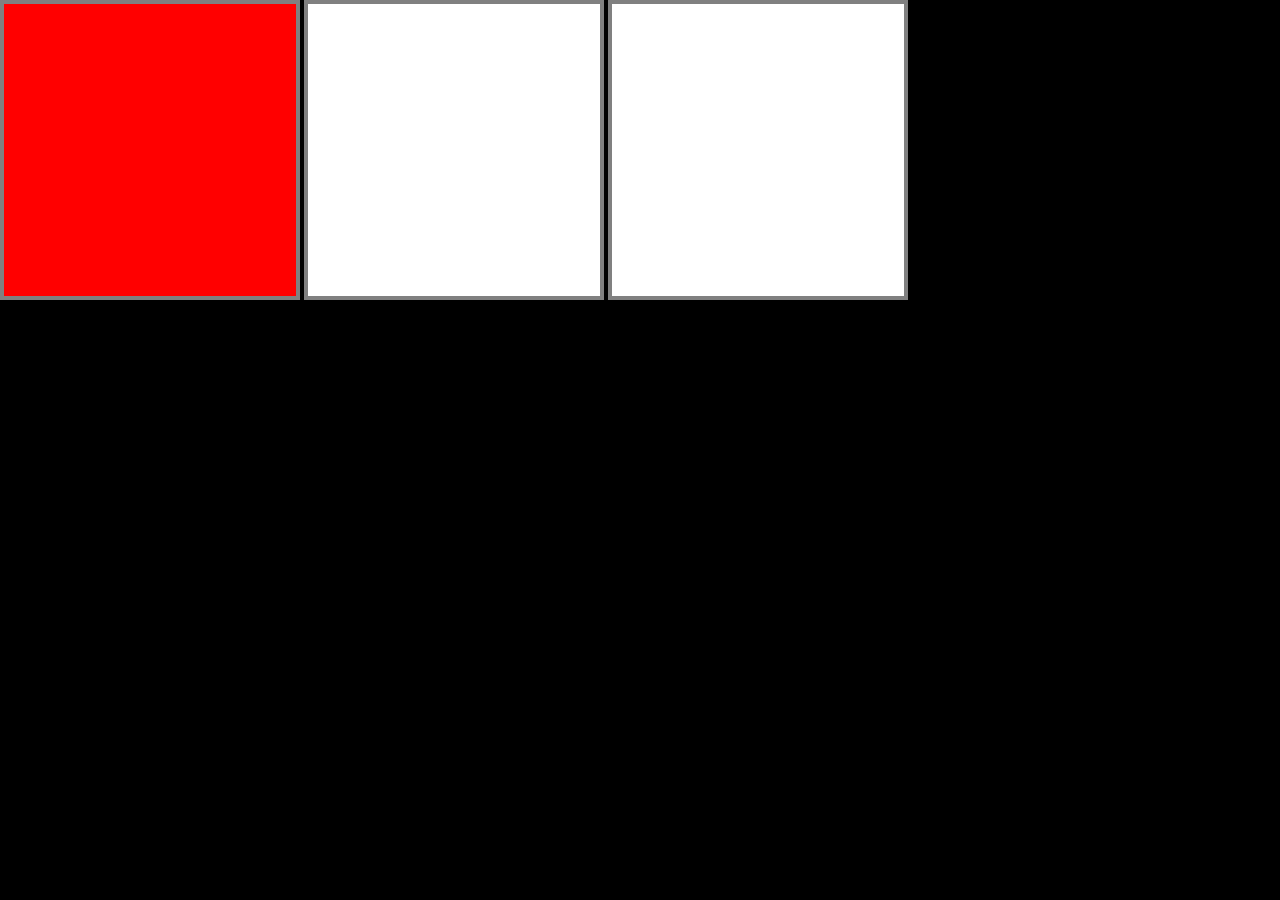
<file: html_esercizio_1/index.html>
<!DOCTYPE html>
<html lang="en">
<head>
    <meta charset="UTF-8">
    <meta http-equiv="X-UA-Compatible" content="IE=edge">
    <meta name="viewport" content="width=device-width, initial-scale=1.0">
    <link rel="stylesheet" href="style.css">
    <title>Document</title>
</head>
<body>
    
<div class="sfondo_bianco bordo_4px semaforo_rosso"></div>
<div class="sfondo_bianco bordo_4px semaforo_giallo"></div>
<div class="sfondo_bianco bordo_4px semaforo_verde"></div>

</body>
</html>
</file>
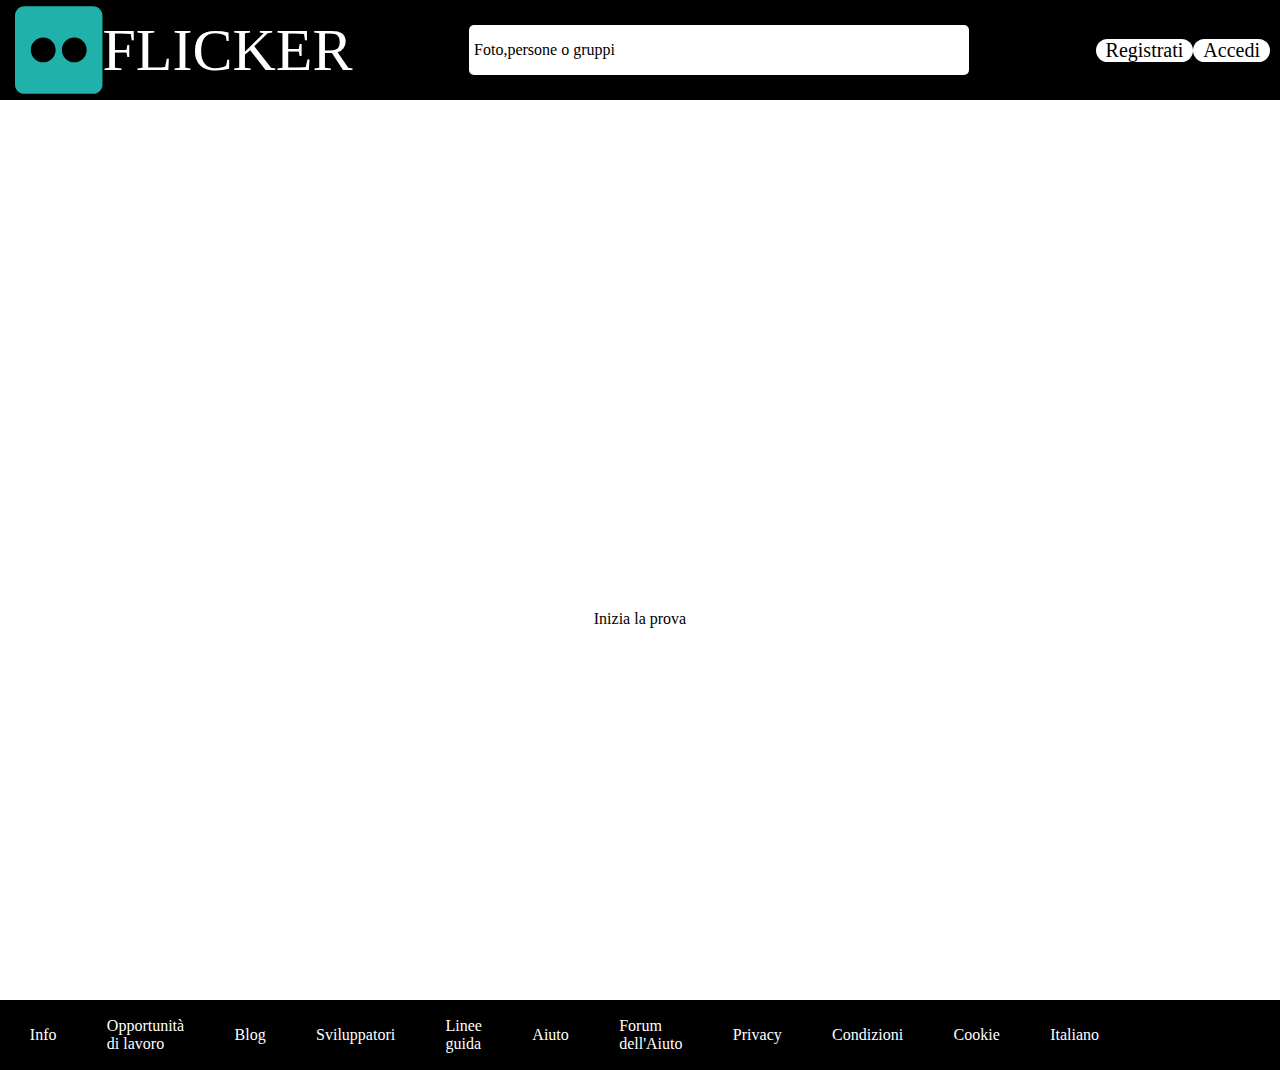
<file: html_esercizio_3/index.html>
<!DOCTYPE html>
<html lang="en">
<head>
    <meta charset="UTF-8">
    <meta http-equiv="X-UA-Compatible" content="IE=edge">
    <meta name="viewport" content="width=device-width, initial-scale=1.0">
    <link rel="stylesheet" href="style.css">
    <title>Document</title>
</head>
<body >
    
    <!-- Header -->
    <header>
        <!-- conteiner con icona-rettangolo-parole la destra -->
        <nav class=" sfondo_nero accanto spaziato">
            <!-- icona -->
            <div id="ciao" class="margin-left centrato_asinistra">
                <svg class="logo" xmlns="http://www.w3.org/2000/svg" viewBox="0 0 448 512"><!--! Font Awesome Pro 6.4.0 by @fontawesome - https://fontawesome.com License - https://fontawesome.com/license (Commercial License) Copyright 2023 Fonticons, Inc. --><path d="M400 32H48C21.5 32 0 53.5 0 80v352c0 26.5 21.5 48 48 48h352c26.5 0 48-21.5 48-48V80c0-26.5-21.5-48-48-48zM144.5 319c-35.1 0-63.5-28.4-63.5-63.5s28.4-63.5 63.5-63.5 63.5 28.4 63.5 63.5-28.4 63.5-63.5 63.5zm159 0c-35.1 0-63.5-28.4-63.5-63.5s28.4-63.5 63.5-63.5 63.5 28.4 63.5 63.5-28.4 63.5-63.5 63.5z"/></svg>
                <div>Flicker</div>
            </div>
            <!-- rettangolo bianco -->
            <div class="centrato_alcentro">
                <div class="rettangolo_bianco sfondo_bianco centrato_asinistra">Foto,persone o gruppi</div>
            </div>
            <!-- parole -->
            <div class="centrato_alcentro">
                <div >
                    <!-- Barra di navigazione con lista -->
                        <ul class="lista_nav accanto">
                            <div class="arrotondante sfondo_bianco">
                                <li>Registrati</li>
                            </div>
                            
                            <div class="arrotondante sfondo_bianco">
                                <li>Accedi</li>
                            </div>
                        </ul>
                </div>
            </div>
    </nav>
    </header>

    <!-- Hero -->
    <section class="hero centrato_alcentro">

        <!-- containar, mettiamo i 3 titoli centrali -->
        <div class="centrato_alcentro incolonna">
            <div>
                <h1>Trova la tua ispirazione.</h1>
            </div>
            <div>
                <h2>Entra nella community di Flickr: troverai decine di</h2>
            </div>
            <div>
                <h2>miliardi di foto e 2 milioni di gruppi.</h2>
            </div>
            <div class="arrotondante sfondo_bianco centrato_alcentro bottone">
                <div class=""> Inizia la prova</div>
            </div>
        </div>
    </section>


    <!-- Footer -->
    <footer class="tutto sfondo_nero">
            <ul class="centrato_alcentro lista_nav">
                <li>Info</li>
                <li>Opportunità di lavoro</li>
                <li>Blog</li>
                <li>Sviluppatori</li>
                <li>Linee guida</li>
                <li>Aiuto</li>
                <li>Forum dell'Aiuto</li>
                <li>Privacy</li>
                <li>Condizioni</li>
                <li>Cookie</li>
                <li>Italiano</li>
                <svg class="bottoncino" xmlns="http://www.w3.org/2000/svg" viewBox="0 0 448 512"><!--! Font Awesome Pro 6.4.0 by @fontawesome - https://fontawesome.com License - https://fontawesome.com/license (Commercial License) Copyright 2023 Fonticons, Inc. --><path d="M224.1 141c-63.6 0-114.9 51.3-114.9 114.9s51.3 114.9 114.9 114.9S339 319.5 339 255.9 287.7 141 224.1 141zm0 189.6c-41.1 0-74.7-33.5-74.7-74.7s33.5-74.7 74.7-74.7 74.7 33.5 74.7 74.7-33.6 74.7-74.7 74.7zm146.4-194.3c0 14.9-12 26.8-26.8 26.8-14.9 0-26.8-12-26.8-26.8s12-26.8 26.8-26.8 26.8 12 26.8 26.8zm76.1 27.2c-1.7-35.9-9.9-67.7-36.2-93.9-26.2-26.2-58-34.4-93.9-36.2-37-2.1-147.9-2.1-184.9 0-35.8 1.7-67.6 9.9-93.9 36.1s-34.4 58-36.2 93.9c-2.1 37-2.1 147.9 0 184.9 1.7 35.9 9.9 67.7 36.2 93.9s58 34.4 93.9 36.2c37 2.1 147.9 2.1 184.9 0 35.9-1.7 67.7-9.9 93.9-36.2 26.2-26.2 34.4-58 36.2-93.9 2.1-37 2.1-147.8 0-184.8zM398.8 388c-7.8 19.6-22.9 34.7-42.6 42.6-29.5 11.7-99.5 9-132.1 9s-102.7 2.6-132.1-9c-19.6-7.8-34.7-22.9-42.6-42.6-11.7-29.5-9-99.5-9-132.1s-2.6-102.7 9-132.1c7.8-19.6 22.9-34.7 42.6-42.6 29.5-11.7 99.5-9 132.1-9s102.7-2.6 132.1 9c19.6 7.8 34.7 22.9 42.6 42.6 11.7 29.5 9 99.5 9 132.1s2.7 102.7-9 132.1z"/></svg>
                <svg class="bottoncino" xmlns="http://www.w3.org/2000/svg" viewBox="0 0 496 512"><!--! Font Awesome Pro 6.4.0 by @fontawesome - https://fontawesome.com License - https://fontawesome.com/license (Commercial License) Copyright 2023 Fonticons, Inc. --><path d="M496 256c0 137-111.2 248-248.4 248-113.8 0-209.6-76.3-239-180.4l95.2 39.3c6.4 32.1 34.9 56.4 68.9 56.4 39.2 0 71.9-32.4 70.2-73.5l84.5-60.2c52.1 1.3 95.8-40.9 95.8-93.5 0-51.6-42-93.5-93.7-93.5s-93.7 42-93.7 93.5v1.2L176.6 279c-15.5-.9-30.7 3.4-43.5 12.1L0 236.1C10.2 108.4 117.1 8 247.6 8 384.8 8 496 119 496 256zM155.7 384.3l-30.5-12.6a52.79 52.79 0 0 0 27.2 25.8c26.9 11.2 57.8-1.6 69-28.4 5.4-13 5.5-27.3.1-40.3-5.4-13-15.5-23.2-28.5-28.6-12.9-5.4-26.7-5.2-38.9-.6l31.5 13c19.8 8.2 29.2 30.9 20.9 50.7-8.3 19.9-31 29.2-50.8 21zm173.8-129.9c-34.4 0-62.4-28-62.4-62.3s28-62.3 62.4-62.3 62.4 28 62.4 62.3-27.9 62.3-62.4 62.3zm.1-15.6c25.9 0 46.9-21 46.9-46.8 0-25.9-21-46.8-46.9-46.8s-46.9 21-46.9 46.8c.1 25.8 21.1 46.8 46.9 46.8z"/></svg>
                <svg class="bottoncino" xmlns="http://www.w3.org/2000/svg" viewBox="0 0 640 512"><!--! Font Awesome Pro 6.4.0 by @fontawesome - https://fontawesome.com License - https://fontawesome.com/license (Commercial License) Copyright 2023 Fonticons, Inc. --><path d="M524.531,69.836a1.5,1.5,0,0,0-.764-.7A485.065,485.065,0,0,0,404.081,32.03a1.816,1.816,0,0,0-1.923.91,337.461,337.461,0,0,0-14.9,30.6,447.848,447.848,0,0,0-134.426,0,309.541,309.541,0,0,0-15.135-30.6,1.89,1.89,0,0,0-1.924-.91A483.689,483.689,0,0,0,116.085,69.137a1.712,1.712,0,0,0-.788.676C39.068,183.651,18.186,294.69,28.43,404.354a2.016,2.016,0,0,0,.765,1.375A487.666,487.666,0,0,0,176.02,479.918a1.9,1.9,0,0,0,2.063-.676A348.2,348.2,0,0,0,208.12,430.4a1.86,1.86,0,0,0-1.019-2.588,321.173,321.173,0,0,1-45.868-21.853,1.885,1.885,0,0,1-.185-3.126c3.082-2.309,6.166-4.711,9.109-7.137a1.819,1.819,0,0,1,1.9-.256c96.229,43.917,200.41,43.917,295.5,0a1.812,1.812,0,0,1,1.924.233c2.944,2.426,6.027,4.851,9.132,7.16a1.884,1.884,0,0,1-.162,3.126,301.407,301.407,0,0,1-45.89,21.83,1.875,1.875,0,0,0-1,2.611,391.055,391.055,0,0,0,30.014,48.815,1.864,1.864,0,0,0,2.063.7A486.048,486.048,0,0,0,610.7,405.729a1.882,1.882,0,0,0,.765-1.352C623.729,277.594,590.933,167.465,524.531,69.836ZM222.491,337.58c-28.972,0-52.844-26.587-52.844-59.239S193.056,219.1,222.491,219.1c29.665,0,53.306,26.82,52.843,59.239C275.334,310.993,251.924,337.58,222.491,337.58Zm195.38,0c-28.971,0-52.843-26.587-52.843-59.239S388.437,219.1,417.871,219.1c29.667,0,53.307,26.82,52.844,59.239C470.715,310.993,447.538,337.58,417.871,337.58Z"/></svg>
            </ul>
    </footer>

</body>
</html>
</file>
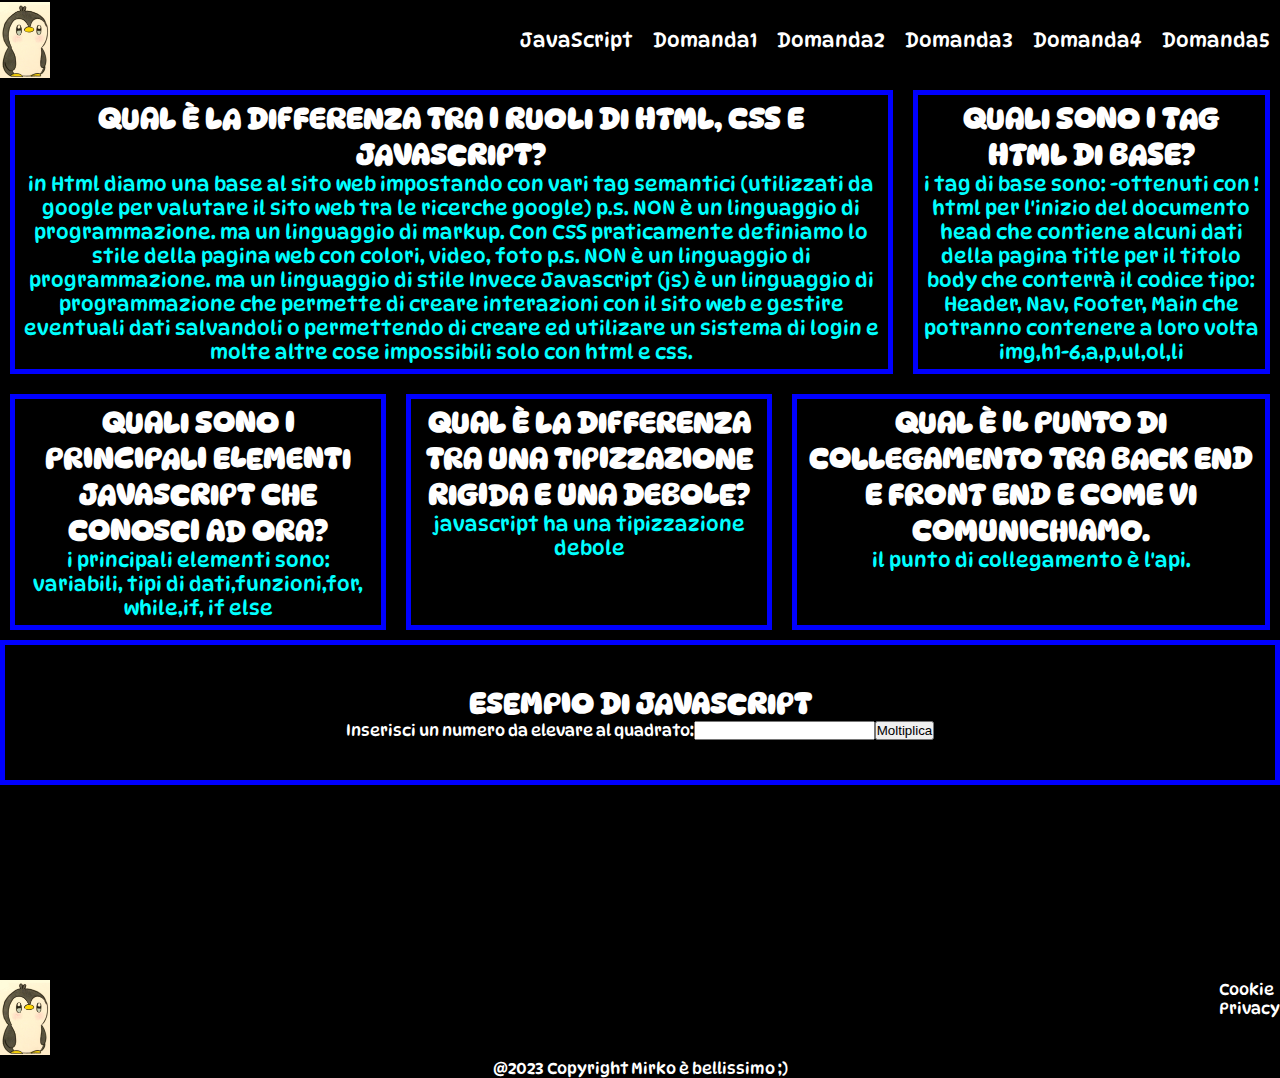
<file: mirko_esercizio_20.04.23/index.html>
<!DOCTYPE html>
<html lang="it">
<head>
    <meta charset="UTF-8">
    <meta http-equiv="X-UA-Compatible" content="IE=edge">
    <meta name="viewport" content="width=device-width, initial-scale=1.0">
    <link rel="stylesheet" href="style.css">
    <!-- font da google -->
    <link rel="preconnect" href="https://fonts.googleapis.com">
    <link rel="preconnect" href="https://fonts.gstatic.com" crossorigin>
    <link href="https://fonts.googleapis.com/css2?family=DynaPuff&display=swap" rel="stylesheet">
    <title>Document</title>
</head>
<body>
    
    <!-- Header del sito. -->
        <header>
            
        </header>

    <!-- Header del sito. -->
    <header class="bg-nero">
        <!-- Navbar -->
        <nav class="accanto">
        <!-- logo -->
        <img src="img/pinguino.PNG" alt="logo sito">

        <!-- Link alle pagine -->
        <ul class="accanto">
            <li>
                <a href="domandascript.html">JavaScript</a>
            </li>
            <li>
                <a href="domanda1.html">Domanda1</a>
            </li>
            <li>
                <a href="domanda2.html">Domanda2</a>
            </li>
            <li>
                <a href="domanda3.html">Domanda3</a>
            </li>
            <li>
                <a href="domanda4.html">Domanda4</a>
            </li>
            <li>
                <a href="domanda5.html">Domanda5</a>
            </li>

        </ul>
        </nav>
    </header>

    <!-- Hero -->
    <section class="hero bg-nero t-bianco">
        <div>
            <div class="accanto">
                <!-- domande e risposte 1-2:-->
                <div class=" bg-nero margini marginii blu">
                    <h2>Qual è la differenza tra i ruoli di HTML, CSS e JavaScript?</h2>
                    <p>in Html diamo una base al sito web impostando con vari tag semantici 
                        (utilizzati da google per valutare il sito web tra le ricerche google) 
                        p.s. NON è un linguaggio di programmazione.
                        ma un linguaggio di markup.
                    
                    Con CSS praticamente definiamo lo stile della pagina web
                        con colori, video, foto 
                        p.s. NON è un linguaggio di programmazione.
                        ma un linguaggio di stile
                    
                    Invece Javascript (js) è un linguaggio di programmazione che 
                        permette di creare interazioni con il sito web e gestire eventuali dati
                        salvandoli o permettendo di creare ed utilizare un sistema di login e molte
                        altre cose impossibili solo con html e css.</p>
                </div>
                <div class="box bg-nero margini marginii blu">
                    <h2>Quali sono i tag HTML di base? </h2>
                    <p>i tag di base sono:
                        -ottenuti con !
                            html per l'inizio del documento
                            head che contiene alcuni dati della pagina
                            title per il titolo
                            body che conterrà il codice tipo:
                                Header, Nav, Footer, Main che potranno contenere a loro volta
                                    img,h1-6,a,p,ul,ol,li</p>
                </div>

            </div>
            <div class="accanto">
                <!-- domande e risposte 3-5: -->
                <div class="box bg-nero margini marginii blu">
                    <h2>Quali sono i principali elementi JavaScript che conosci ad ora?</h2>
                    <p>i principali elementi sono:
                            variabili, tipi di dati,funzioni,for, while,if, if else
                    </p>
                </div>
                <div class="box bg-nero margini marginii blu">
                    <h2>Qual è la differenza tra una tipizzazione rigida e una debole?</h2>
                    <p>javascript ha una tipizzazione debole</p>
                </div>
                <div class="box bg-nero margini marginii blu">
                    <h2>Qual è il punto di collegamento tra back end e front end e come vi comunichiamo.</h2>
                    <p>il punto di collegamento è l'api.</p>
                </div>

            </div>
            <div class="bg-nero blu pad">
                <div>
                    <h2>
                        Esempio di javascript
                    </h2>
                </div>
                <!-- calcolatrice -->
                <div class="centrato_alcentro" >
                    <title>Moltiplica2</title>
                    <label for="num">Inserisci un numero da elevare al quadrato:</label>
                    <input type="number" id="num">
                    <button onclick="calcola()">Moltiplica</button>
                </div>

            </div>
        </div>
    </section>

    <!-- Footer -->
    <footer class="bg-nero">
        <div class="accanto">
            <div class="footer-container accanto">
                <div class="logo ">
                    <!-- Logo -->
                    <img src="img/pinguino.PNG" alt="logo sito">
                </div>

                <div class="accanto t-bianco">
                    <div>
                        <ul>
                            <li>Cookie</li>
                            <li>Privacy</li>
                        </ul>
                    </div>
                </div>
            </div>
        </div>
        <div class="centrato t-bianco">
            @2023 Copyright Mirko è bellissimo ;)
        </div>

    </footer>

    <script src="script.js"></script>
</body>
</html>


<!-- 
Qual è la differenza tra i ruoli di HTML, CSS e JavaScript?
scritti nei vari file

in Html diamo una base al sito web impostando con vari tag semantici 
    (utilizzati da google per valutare il sito web tra le ricerche google) 
    p.s. NON è un linguaggio di programmazione.
    ma un linguaggio di markup.

Con CSS praticamente definiamo lo stile della pagina web
    con colori, video, foto 
    p.s. NON è un linguaggio di programmazione.
    ma un linguaggio di stile

Invece Javascript (js) è un linguaggio di programmazione che 
    permette di creare interazioni con il sito web e gestire eventuali dati
    salvandoli o permettendo di creare ed utilizare un sistema di login e molte
    altre cose impossibili solo con html e css.

------------------------------------------------------------------------
Quali sono i tag HTML di base? (semantici)
i tag di base sono:
-ottenuti con !
    html per l'inizio del documento
    head che contiene alcuni dati della pagina
    title per il titolo
    body che conterrà il codice tipo:
        Header, Nav, Footer, Main che potranno contenere a loro volta
            img,h1-6,a,p,ul,ol,li
    
------------------------------------------------------------------------

Quali sono i principali elementi JavaScript che conosci ad ora?



------------------------------------------------------------------------
Qual è la differenza tra una tipizzazione rigida e una debole?

------------------------------------------------------------------------
Qual è il punto di collegamento tra back end e front end e come vi comunichiamo.
-->
</file>
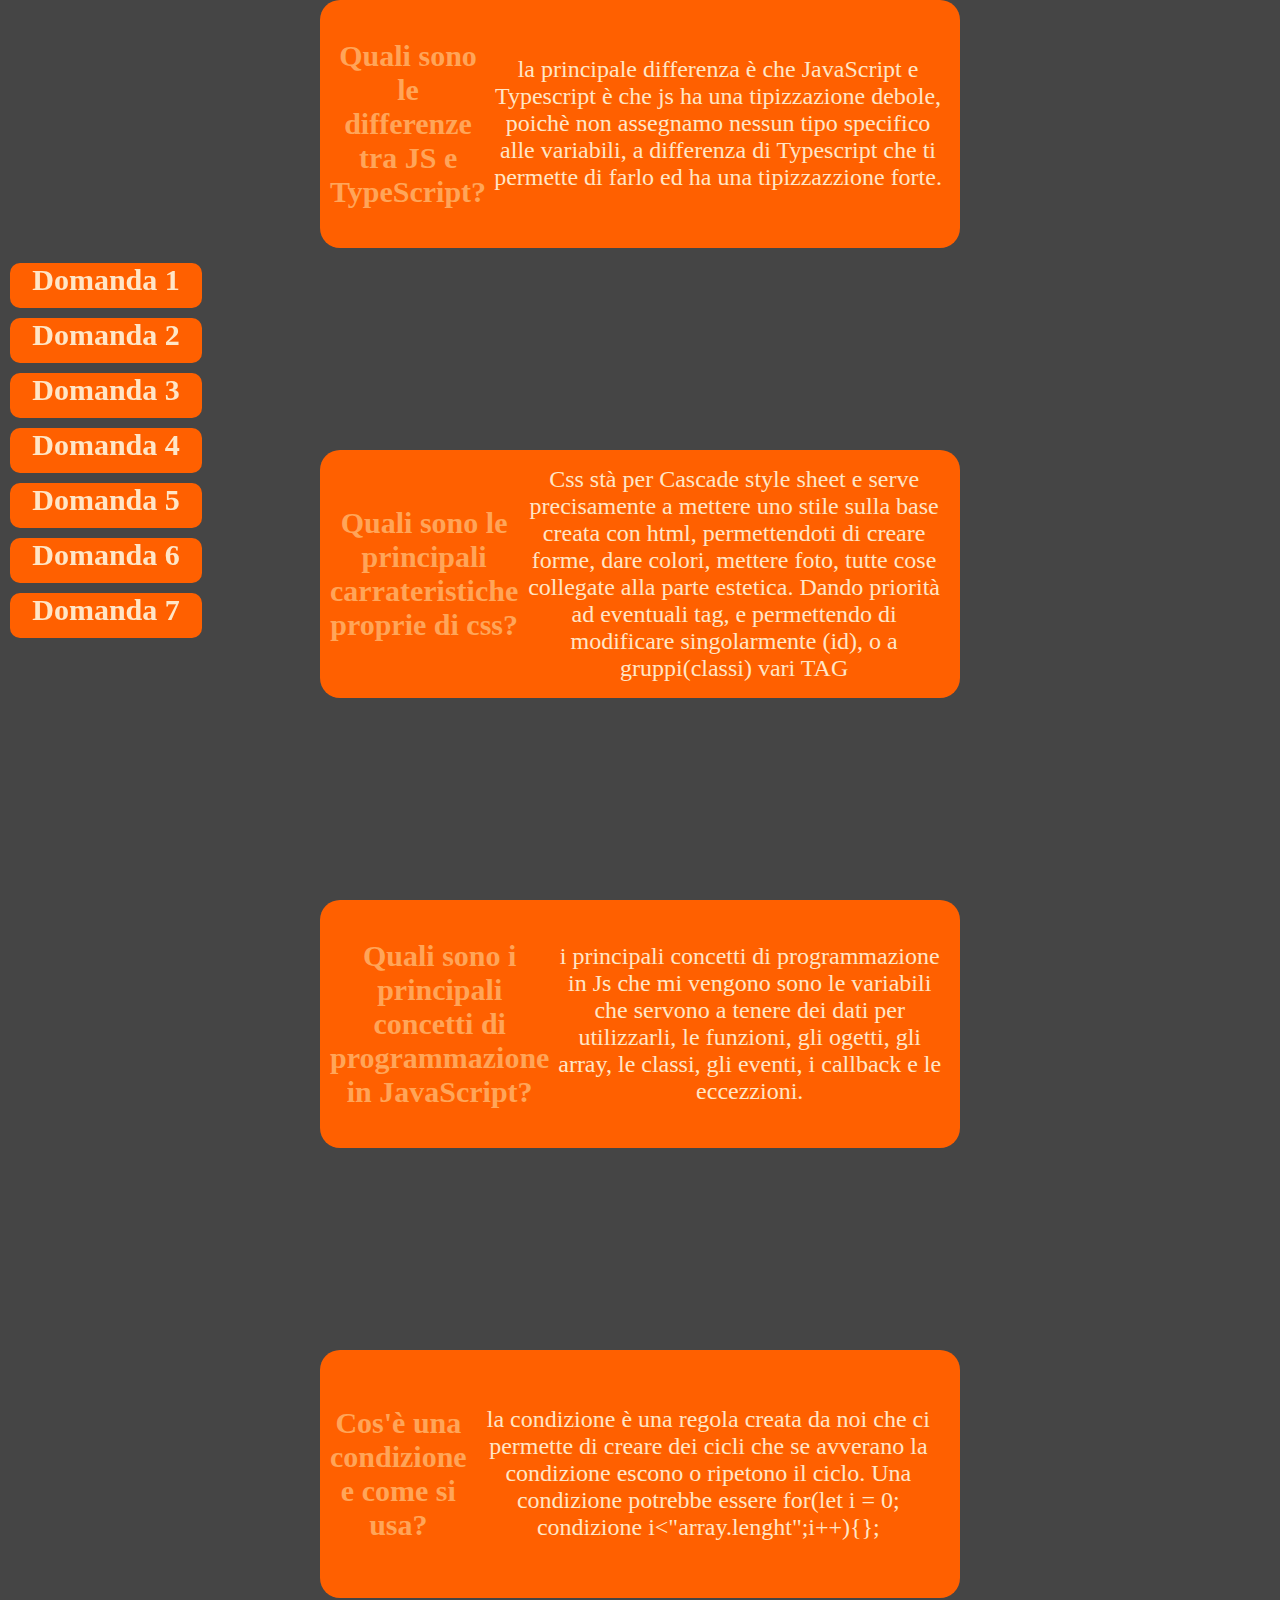
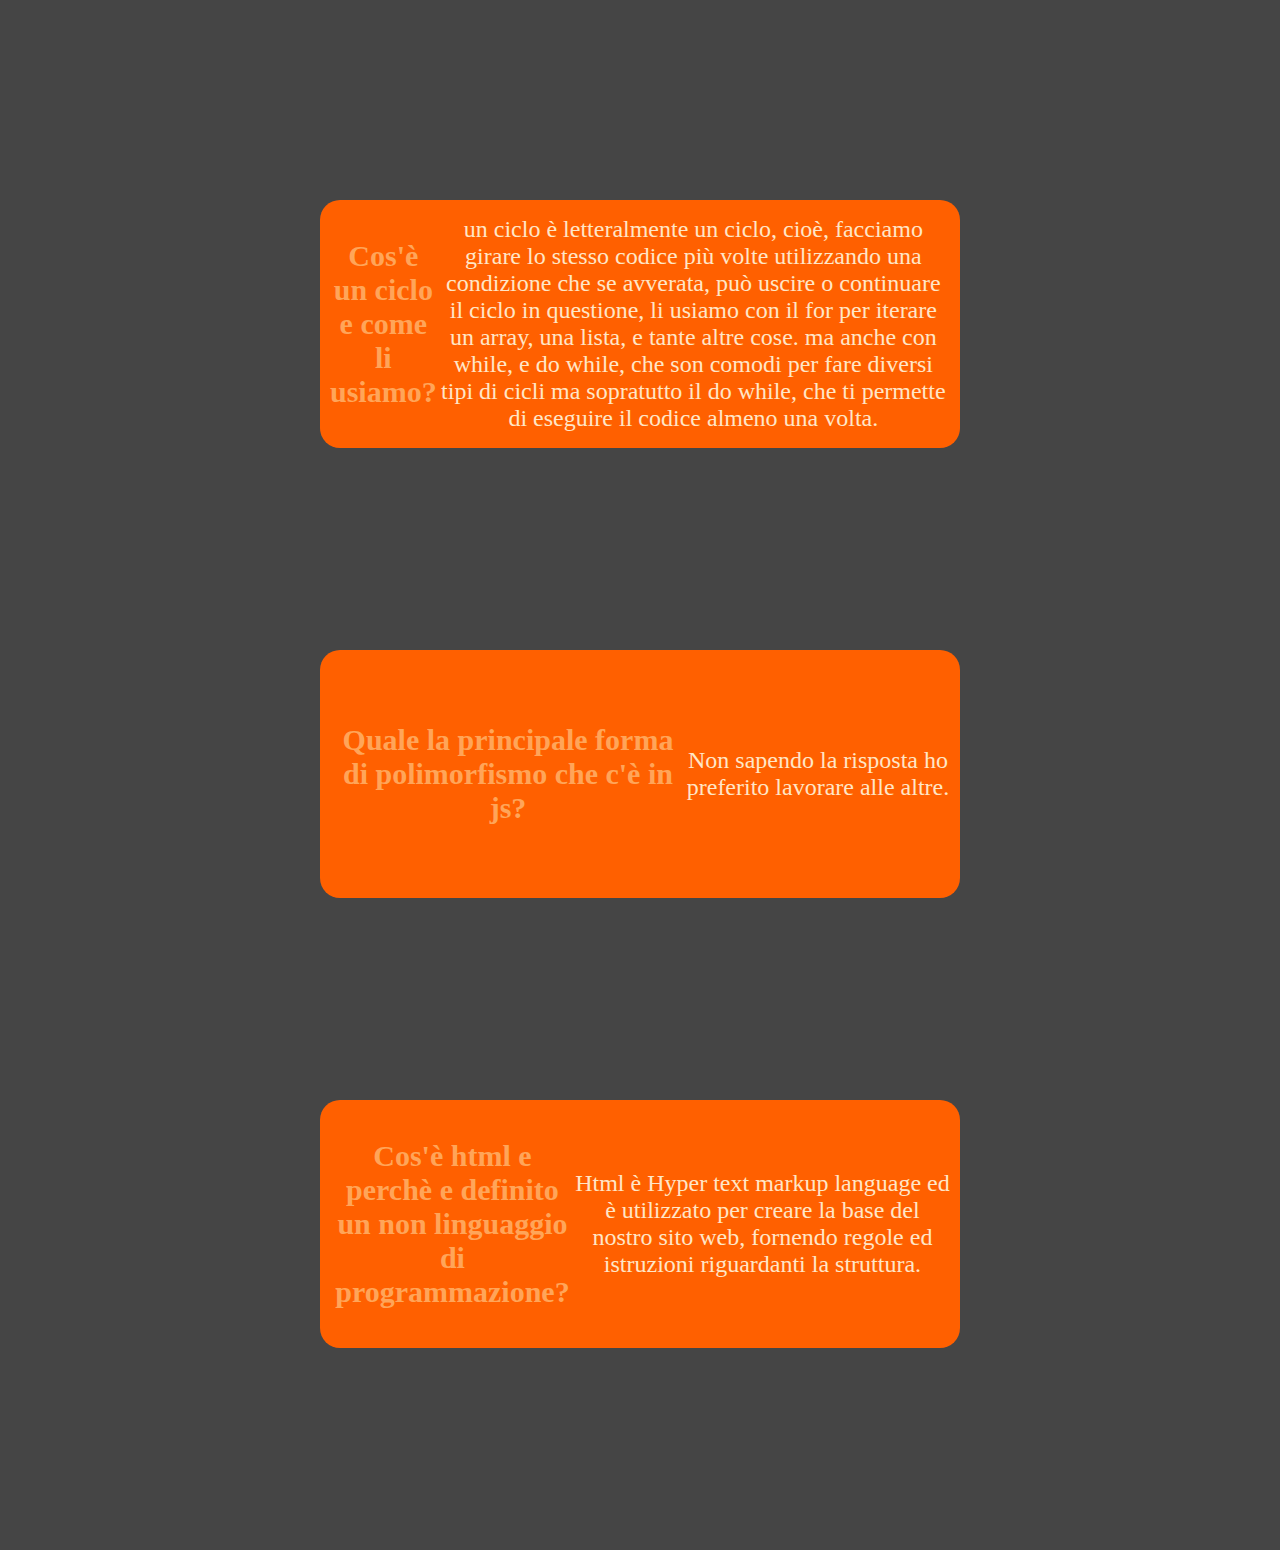
<file: mirko_esercizio_27.04.23/index.html>
<!DOCTYPE html>
<html lang="it">
<head>
    <meta charset="UTF-8">
    <meta http-equiv="X-UA-Compatible" content="IE=edge">
    <meta name="viewport" content="width=device-width, initial-scale=1.0">
    <link rel="stylesheet" href="style.css">
    <title>Esercizio per Mirko 2°</title>
</head>
<body>
    <!-- Header del sito. -->
    <header>

        <nav id="navigazione">
            <ul>
                <li><a class="animazione-testo" onclick="cambiaColore(this)" href="#domanda_1">Domanda 1</a></li>
                <li><a class="animazione-testo" onclick="cambiaColore(this)" href="#domanda_2">Domanda 2</a></li>
                <li><a class="animazione-testo" onclick="cambiaColore(this)" href="#domanda_3">Domanda 3</a></li>
                <li><a class="animazione-testo" onclick="cambiaColore(this)" href="#domanda_4">Domanda 4</a></li>
                <li><a class="animazione-testo" onclick="cambiaColore(this)" href="#domanda_5">Domanda 5</a></li>
                <li><a class="animazione-testo" onclick="cambiaColore(this)" href="#domanda_6">Domanda 6</a></li>
                <li><a class="animazione-testo" onclick="cambiaColore(this)" href="#domanda_7">Domanda 7</a></li>
            </ul>
        </nav>


        <!-- Section per ogni domanda -->
        <div class="hero">
            <section id="domanda_1">
                <div class="box centrato_alcentro">
                    <h1>Quali sono le differenze tra JS e TypeScript?</h1>
                    <p>la principale differenza è che JavaScript e Typescript 
                        è che js ha una tipizzazione debole, poichè non assegnamo
                        nessun tipo specifico alle variabili, a differenza di 
                        Typescript che ti permette di farlo ed ha una tipizzazzione forte.
                    </p>
                </div>
            </section>
            <section id="domanda_2">
                <div class="box centrato_alcentro">
                    <h1>Quali sono le principali carrateristiche proprie di css?</h1>
                    <p>Css stà per Cascade style sheet e serve precisamente a mettere uno stile sulla
                        base creata con html, permettendoti di creare forme, dare colori, mettere foto, tutte 
                        cose collegate alla parte estetica. 
                        Dando priorità ad eventuali tag, e permettendo di modificare singolarmente (id), o a gruppi(classi) vari TAG
                    </p>
                </div>
            </section>
            <section id="domanda_3">
                <div class="box centrato_alcentro">
                    <h1>Quali sono i principali concetti di programmazione in JavaScript? </h1>
                    <p>i principali concetti di programmazione in Js che mi vengono sono 
                        le variabili che servono a tenere dei dati per utilizzarli, le funzioni, gli ogetti, gli array, le classi,
                        gli eventi, i callback e le eccezzioni.
                    </p>
                </div>
            </section>
            <section id="domanda_4">
                <div class="box centrato_alcentro">
                    <h1>Cos'è una condizione e come si usa?</h1>
                    <p>la condizione è una regola creata da noi che ci permette di creare dei cicli che se 
                        avverano la condizione escono o ripetono il ciclo.
                        Una condizione potrebbe essere for(let i = 0; condizione i<"array.lenght";i++){};

                    </p>
                </div>
            </section>
            <section id="domanda_5">
                <div class="box centrato_alcentro">
                    <h1>Cos'è un ciclo e come li usiamo?</h1>
                    <p>un ciclo è letteralmente un ciclo, cioè, facciamo girare lo stesso codice più volte utilizzando una condizione
                        che se avverata, può uscire o continuare il ciclo in questione, li usiamo con il for per iterare un array, una lista, e tante altre cose.
                        ma anche con while, e do while, che son comodi per fare diversi tipi di cicli
                        ma sopratutto il do while, che ti permette di eseguire il codice almeno una volta.
                    </p>
                </div>
            </section>
            <section id="domanda_6">
                <div class="box centrato_alcentro">
                    <h1>Quale la principale forma di polimorfismo che c'è in js? </h1>
                    <p>Non sapendo la risposta ho preferito lavorare alle altre.
                    </p>
                </div>
            </section>
            <section id="domanda_7">
                <div class="box centrato_alcentro">
                    <h1>Cos'è html e perchè e definito un non linguaggio di programmazione?</h1>
                    <p>Html è Hyper text markup language ed è utilizzato per creare la base del nostro sito web, fornendo regole ed istruzioni riguardanti la struttura.
                    </p>
                </div>
            </section>
        </div>


    </header>






    <script src="script.js"></script>
</body>
</html>


<!-- 

Quali sono le differenze tra JS e TypeScript?
QUALI SONO LE principali carrateristiche proprie di css?
Quali sono i principali concetti di programmazione in JavaScript? 
Cos'è una condizione e come si usa? 
Cos'è un ciclo e come li usiamo? 
Quale la principale forma di polimorfismo che c'è in js? 
Cos'è html e perchè e definito un non linguaggio di programmazione?


Creare un sito che esponga 
le domande usando obbligatoriamente 
( CSS, JS E HTML )
 -->
</file>
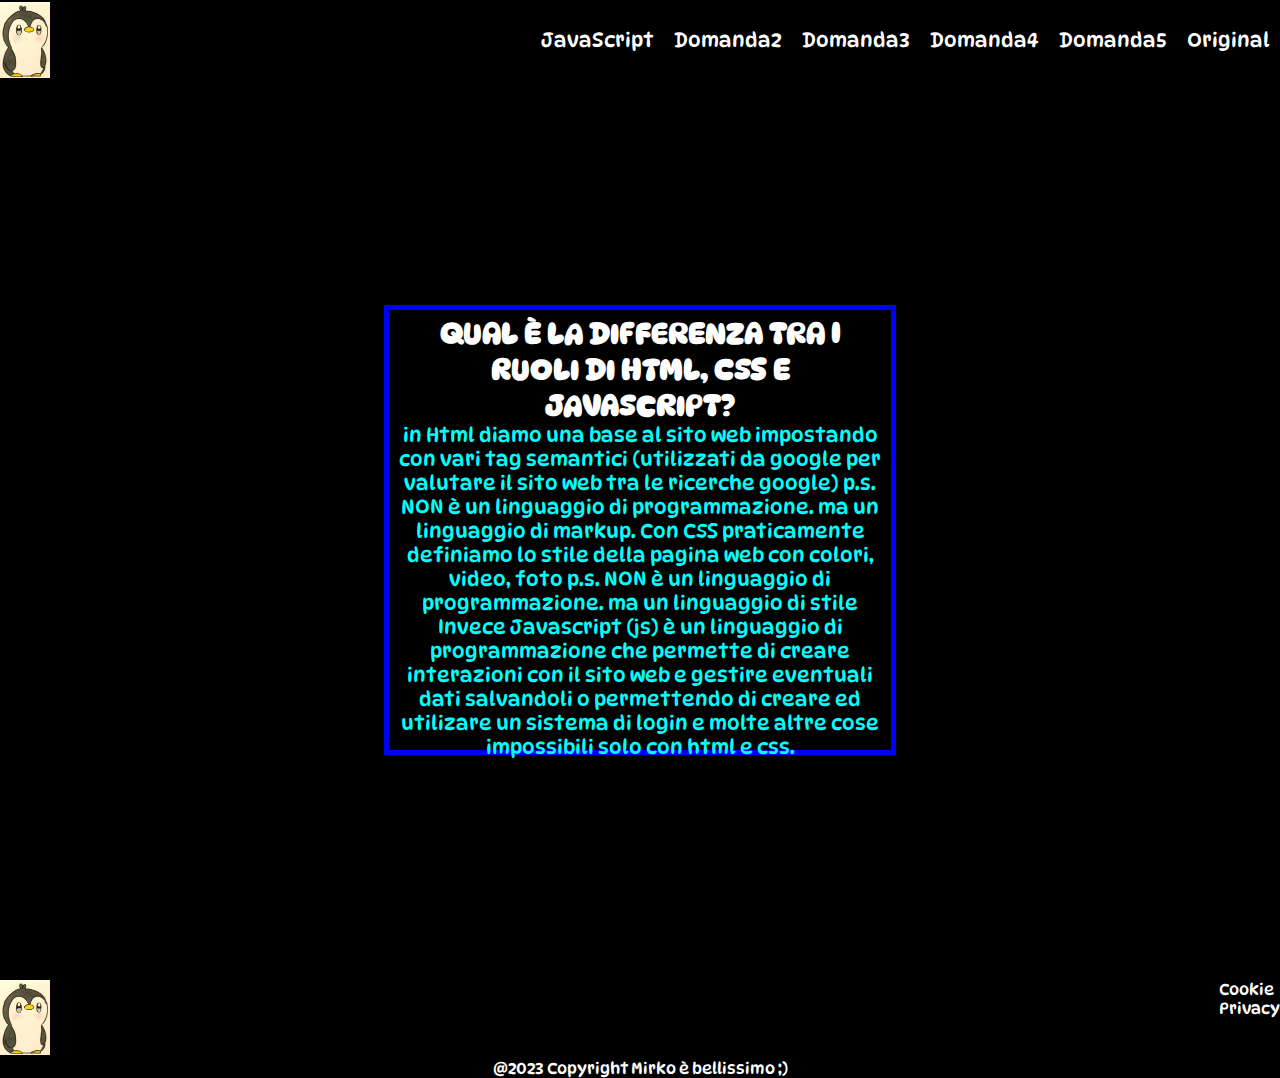
<file: mirko_esercizio_20.04.23/domanda1.html>
<!DOCTYPE html>
<html lang="it">
<head>
    <meta charset="UTF-8">
    <meta http-equiv="X-UA-Compatible" content="IE=edge">
    <meta name="viewport" content="width=device-width, initial-scale=1.0">
    <link rel="stylesheet" href="style.css">
    <!-- font da google -->
    <link rel="preconnect" href="https://fonts.googleapis.com">
    <link rel="preconnect" href="https://fonts.gstatic.com" crossorigin>
    <link href="https://fonts.googleapis.com/css2?family=DynaPuff&display=swap" rel="stylesheet">
    <title>Document</title>
</head>
<body>

    <!-- Header del sito. -->
    <header class="bg-nero">
        <!-- Navbar -->
        <nav class="accanto">
        <!-- logo -->
        <img src="img/pinguino.PNG" alt="logo sito">

        <!-- Link alle pagine -->
        <ul class="accanto">
            <li>
                <a href="domandascript.html">JavaScript</a>
            </li>
            <li>
                <a href="domanda2.html">Domanda2</a>
            </li>
            <li>
                <a href="domanda3.html">Domanda3</a>
            </li>
            <li>
                <a href="domanda4.html">Domanda4</a>
            </li>
            <li>
                <a href="domanda5.html">Domanda5</a>
            </li>
            <li>
                <a href="index.html">Original</a>
            </li>

        </ul>
        </nav>
    </header>

    <!-- Hero -->
    <section class="hero centrato_alcentro bg-nero t-bianco">
        <div>
            <div class="accanto">
                <!-- domande e risposte 1-2:-->
                <div class="boxDomande bg-nero margini marginii blu">
                    <h2>Qual è la differenza tra i ruoli di HTML, CSS e JavaScript?</h2>
                    <p>in Html diamo una base al sito web impostando con vari tag semantici 
                        (utilizzati da google per valutare il sito web tra le ricerche google) 
                        p.s. NON è un linguaggio di programmazione.
                        ma un linguaggio di markup.
                    
                    Con CSS praticamente definiamo lo stile della pagina web
                        con colori, video, foto 
                        p.s. NON è un linguaggio di programmazione.
                        ma un linguaggio di stile
                    
                    Invece Javascript (js) è un linguaggio di programmazione che 
                        permette di creare interazioni con il sito web e gestire eventuali dati
                        salvandoli o permettendo di creare ed utilizare un sistema di login e molte
                        altre cose impossibili solo con html e css.</p>
                </div>
            </div>
        </div>
    </section>

    <!-- Footer -->
    <footer class="bg-nero">
        <div class="accanto">
            <div class="footer-container accanto">
                <div class="logo ">
                    <!-- Logo -->
                    <img src="img/pinguino.PNG" alt="logo sito">
                </div>

                <div class="accanto t-bianco">
                    <div>
                        <ul>
                            <li>Cookie</li>
                            <li>Privacy</li>
                        </ul>
                    </div>
                </div>
            </div>
        </div>
        <div class="centrato t-bianco">
            @2023 Copyright Mirko è bellissimo ;)
        </div>

    </footer>

    <script src="script.js"></script>
</body>
</html>


<!-- 
Qual è la differenza tra i ruoli di HTML, CSS e JavaScript?
scritti nei vari file

in Html diamo una base al sito web impostando con vari tag semantici 
    (utilizzati da google per valutare il sito web tra le ricerche google) 
    p.s. NON è un linguaggio di programmazione.
    ma un linguaggio di markup.

Con CSS praticamente definiamo lo stile della pagina web
    con colori, video, foto 
    p.s. NON è un linguaggio di programmazione.
    ma un linguaggio di stile

Invece Javascript (js) è un linguaggio di programmazione che 
    permette di creare interazioni con il sito web e gestire eventuali dati
    salvandoli o permettendo di creare ed utilizare un sistema di login e molte
    altre cose impossibili solo con html e css.

------------------------------------------------------------------------
Quali sono i tag HTML di base? (semantici)
i tag di base sono:
-ottenuti con !
    html per l'inizio del documento
    head che contiene alcuni dati della pagina
    title per il titolo
    body che conterrà il codice tipo:
        Header, Nav, Footer, Main che potranno contenere a loro volta
            img,h1-6,a,p,ul,ol,li
    
------------------------------------------------------------------------

Quali sono i principali elementi JavaScript che conosci ad ora?



------------------------------------------------------------------------
Qual è la differenza tra una tipizzazione rigida e una debole?

------------------------------------------------------------------------
Qual è il punto di collegamento tra back end e front end e come vi comunichiamo.
-->
</file>
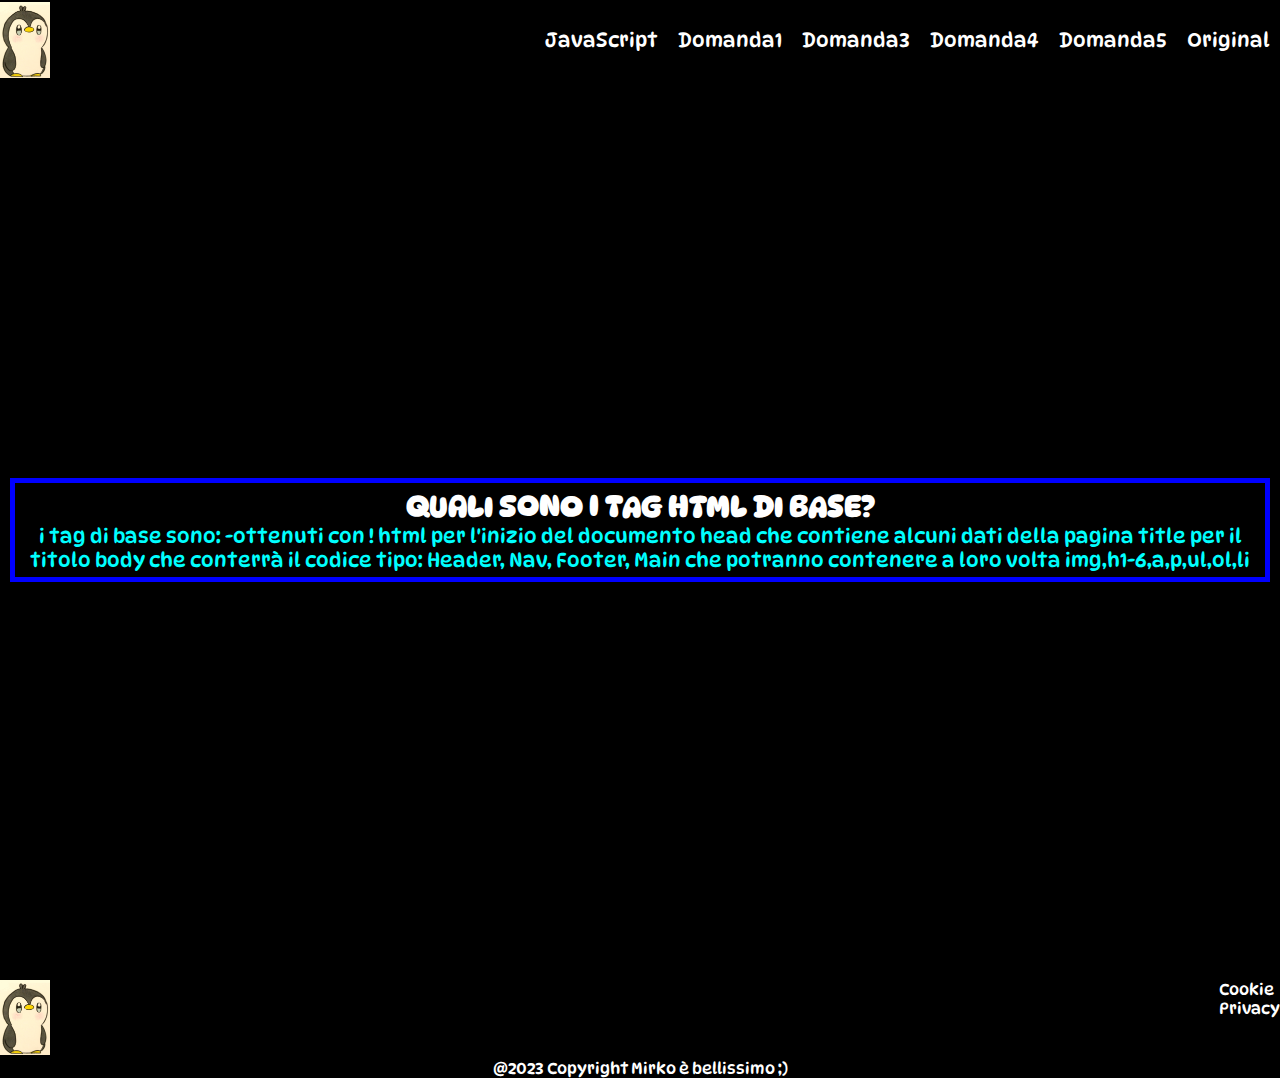
<file: mirko_esercizio_20.04.23/domanda2.html>
<!DOCTYPE html>
<html lang="it">
<head>
    <meta charset="UTF-8">
    <meta http-equiv="X-UA-Compatible" content="IE=edge">
    <meta name="viewport" content="width=device-width, initial-scale=1.0">
    <link rel="stylesheet" href="style.css">
    <!-- font da google -->
    <link rel="preconnect" href="https://fonts.googleapis.com">
    <link rel="preconnect" href="https://fonts.gstatic.com" crossorigin>
    <link href="https://fonts.googleapis.com/css2?family=DynaPuff&display=swap" rel="stylesheet">
    <title>Document</title>
</head>
<body>

    <!-- Header del sito. -->
    <header class="bg-nero">
        <!-- Navbar -->
        <nav class="accanto">
        <!-- logo -->
        <img src="img/pinguino.PNG" alt="logo sito">

        <!-- Link alle pagine -->
        <ul class="accanto">
            <li>
                <a href="domandascript.html">JavaScript</a>
            </li>
            <li>
                <a href="domanda1.html">Domanda1</a>
            </li>
            <li>
                <a href="domanda3.html">Domanda3</a>
            </li>
            <li>
                <a href="domanda4.html">Domanda4</a>
            </li>
            <li>
                <a href="domanda5.html">Domanda5</a>
            </li>
            <li>
                <a href="index.html">Original</a>
            </li>

        </ul>
        </nav>
    </header>

    <!-- Hero -->
    <section class="hero centrato_alcentro bg-nero t-bianco">
        <div>
            <div class="accanto">
                <!-- domande e risposte 2:-->
                <div class="box bg-nero margini marginii blu">
                    <h2>Quali sono i tag HTML di base? </h2>
                    <p>i tag di base sono:
                        -ottenuti con !
                            html per l'inizio del documento
                            head che contiene alcuni dati della pagina
                            title per il titolo
                            body che conterrà il codice tipo:
                                Header, Nav, Footer, Main che potranno contenere a loro volta
                                    img,h1-6,a,p,ul,ol,li</p>
                </div>
            </div>
        </div>
    </section>

    <!-- Footer -->
    <footer class="bg-nero">
        <div class="accanto">
            <div class="footer-container accanto">
                <div class="logo ">
                    <!-- Logo -->
                    <img src="img/pinguino.PNG" alt="logo sito">
                </div>

                <div class="accanto t-bianco">
                    <div>
                        <ul>
                            <li>Cookie</li>
                            <li>Privacy</li>
                        </ul>
                    </div>
                </div>
            </div>
        </div>
        <div class="centrato t-bianco">
            @2023 Copyright Mirko è bellissimo ;)
        </div>

    </footer>

    <script src="script.js"></script>
</body>
</html>


<!-- 
Qual è la differenza tra i ruoli di HTML, CSS e JavaScript?
scritti nei vari file

in Html diamo una base al sito web impostando con vari tag semantici 
    (utilizzati da google per valutare il sito web tra le ricerche google) 
    p.s. NON è un linguaggio di programmazione.
    ma un linguaggio di markup.

Con CSS praticamente definiamo lo stile della pagina web
    con colori, video, foto 
    p.s. NON è un linguaggio di programmazione.
    ma un linguaggio di stile

Invece Javascript (js) è un linguaggio di programmazione che 
    permette di creare interazioni con il sito web e gestire eventuali dati
    salvandoli o permettendo di creare ed utilizare un sistema di login e molte
    altre cose impossibili solo con html e css.

------------------------------------------------------------------------
Quali sono i tag HTML di base? (semantici)
i tag di base sono:
-ottenuti con !
    html per l'inizio del documento
    head che contiene alcuni dati della pagina
    title per il titolo
    body che conterrà il codice tipo:
        Header, Nav, Footer, Main che potranno contenere a loro volta
            img,h1-6,a,p,ul,ol,li
    
------------------------------------------------------------------------

Quali sono i principali elementi JavaScript che conosci ad ora?



------------------------------------------------------------------------
Qual è la differenza tra una tipizzazione rigida e una debole?

------------------------------------------------------------------------
Qual è il punto di collegamento tra back end e front end e come vi comunichiamo.
-->
</file>
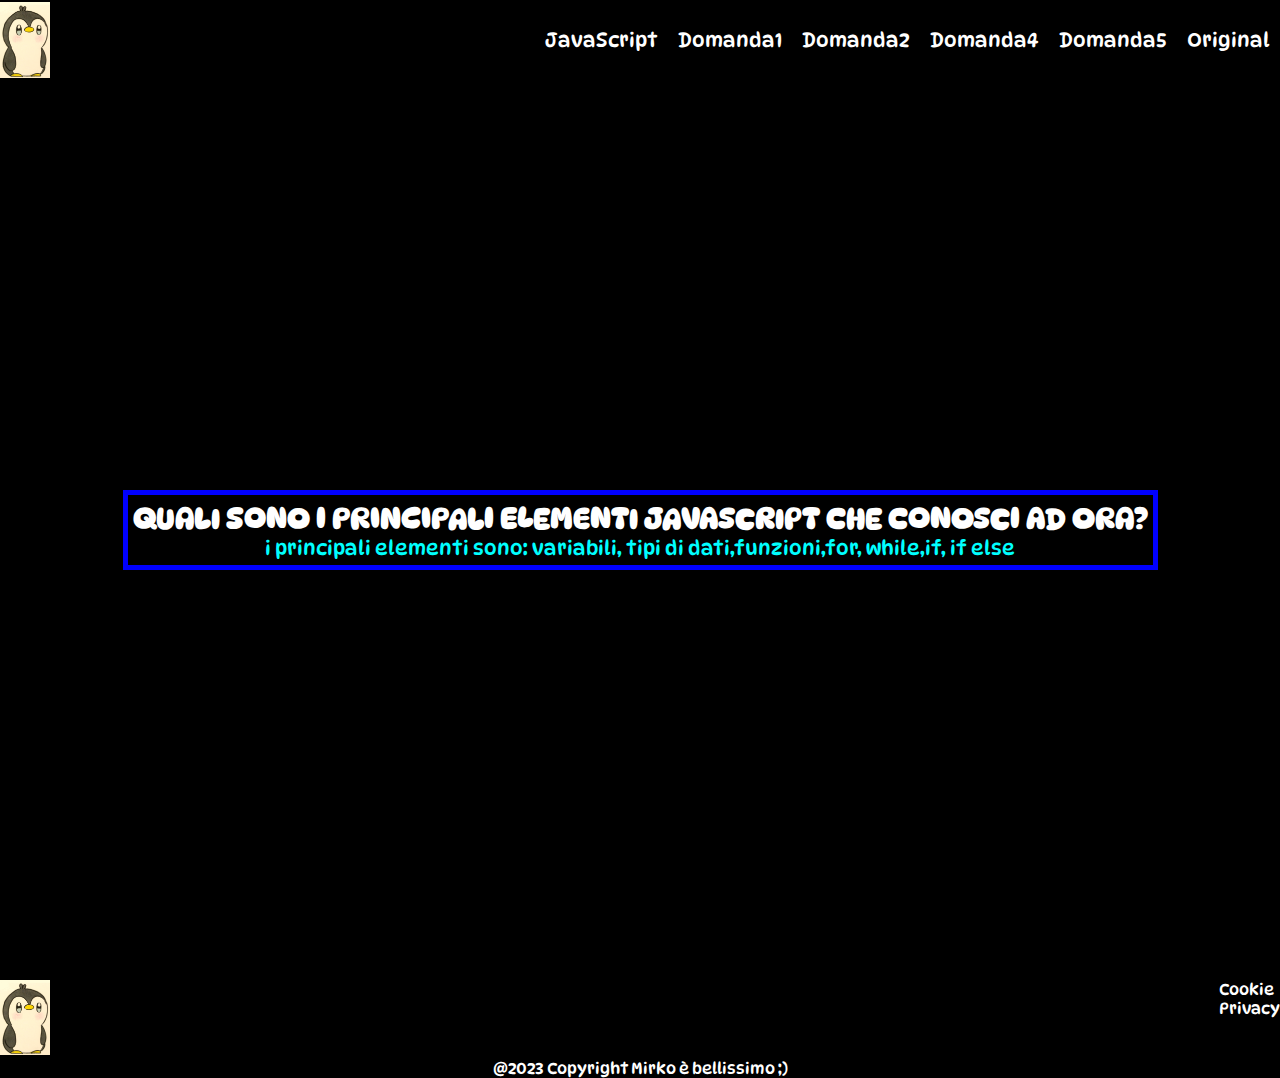
<file: mirko_esercizio_20.04.23/domanda3.html>
<!DOCTYPE html>
<html lang="it">
<head>
    <meta charset="UTF-8">
    <meta http-equiv="X-UA-Compatible" content="IE=edge">
    <meta name="viewport" content="width=device-width, initial-scale=1.0">
    <link rel="stylesheet" href="style.css">
    <!-- font da google -->
    <link rel="preconnect" href="https://fonts.googleapis.com">
    <link rel="preconnect" href="https://fonts.gstatic.com" crossorigin>
    <link href="https://fonts.googleapis.com/css2?family=DynaPuff&display=swap" rel="stylesheet">
    <title>Document</title>
</head>
<body>

    <!-- Header del sito. -->
    <header class="bg-nero">
        <!-- Navbar -->
        <nav class="accanto">
        <!-- logo -->
        <img src="img/pinguino.PNG" alt="logo sito">

        <!-- Link alle pagine -->
        <ul class="accanto">
            <li>
                <a href="domandascript.html">JavaScript</a>
            </li>
            <li>
                <a href="domanda1.html">Domanda1</a>
            </li>
            <li>
                <a href="domanda2.html">Domanda2</a>
            </li>
            <li>
                <a href="domanda4.html">Domanda4</a>
            </li>
            <li>
                <a href="domanda5.html">Domanda5</a>
            </li>
            <li>
                <a href="index.html">Original</a>
            </li>

        </ul>
        </nav>
    </header>

    <!-- Hero -->
    <section class="hero centrato_alcentro bg-nero t-bianco">
        <div>
            <div class="accanto">
                <!-- domande e risposte 2:-->
                <div class="box bg-nero margini marginii blu">
                    <h2>Quali sono i principali elementi JavaScript che conosci ad ora?</h2>
                    <p>i principali elementi sono:
                            variabili, tipi di dati,funzioni,for, while,if, if else
                    </p>
                </div>
            </div>
        </div>
    </section>

    <!-- Footer -->
    <footer class="bg-nero">
        <div class="accanto">
            <div class="footer-container accanto">
                <div class="logo ">
                    <!-- Logo -->
                    <img src="img/pinguino.PNG" alt="logo sito">
                </div>

                <div class="accanto t-bianco">
                    <div>
                        <ul>
                            <li>Cookie</li>
                            <li>Privacy</li>
                        </ul>
                    </div>
                </div>
            </div>
        </div>
        <div class="centrato t-bianco">
            @2023 Copyright Mirko è bellissimo ;)
        </div>

    </footer>

    <script src="script.js"></script>
</body>
</html>


<!-- 
Qual è la differenza tra i ruoli di HTML, CSS e JavaScript?
scritti nei vari file

in Html diamo una base al sito web impostando con vari tag semantici 
    (utilizzati da google per valutare il sito web tra le ricerche google) 
    p.s. NON è un linguaggio di programmazione.
    ma un linguaggio di markup.

Con CSS praticamente definiamo lo stile della pagina web
    con colori, video, foto 
    p.s. NON è un linguaggio di programmazione.
    ma un linguaggio di stile

Invece Javascript (js) è un linguaggio di programmazione che 
    permette di creare interazioni con il sito web e gestire eventuali dati
    salvandoli o permettendo di creare ed utilizare un sistema di login e molte
    altre cose impossibili solo con html e css.

------------------------------------------------------------------------
Quali sono i tag HTML di base? (semantici)
i tag di base sono:
-ottenuti con !
    html per l'inizio del documento
    head che contiene alcuni dati della pagina
    title per il titolo
    body che conterrà il codice tipo:
        Header, Nav, Footer, Main che potranno contenere a loro volta
            img,h1-6,a,p,ul,ol,li
    
------------------------------------------------------------------------

Quali sono i principali elementi JavaScript che conosci ad ora?



------------------------------------------------------------------------
Qual è la differenza tra una tipizzazione rigida e una debole?

------------------------------------------------------------------------
Qual è il punto di collegamento tra back end e front end e come vi comunichiamo.
-->
</file>
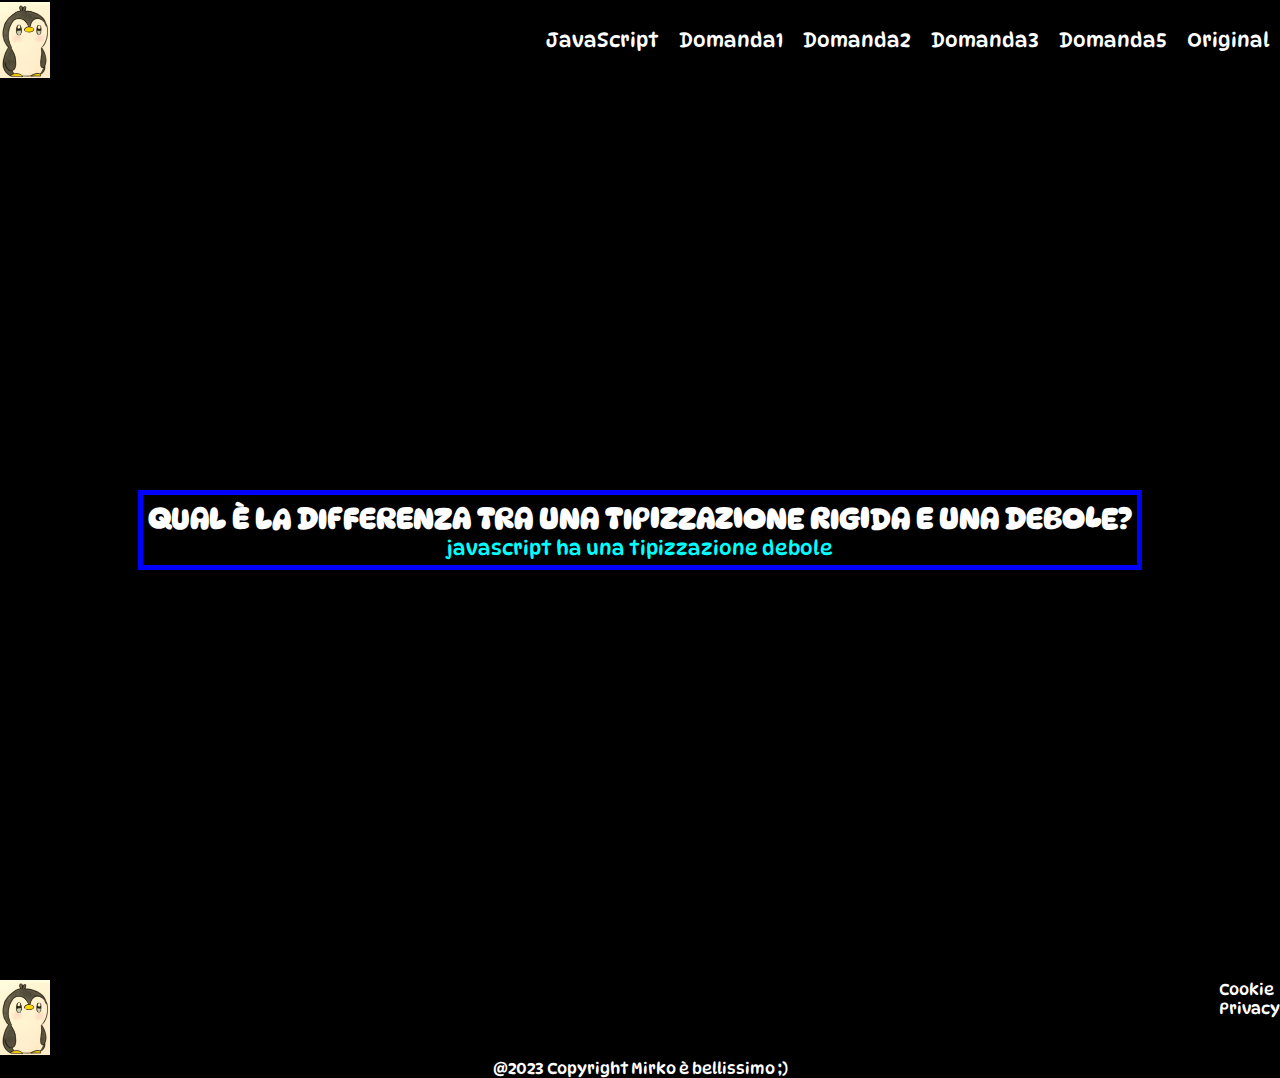
<file: mirko_esercizio_20.04.23/domanda4.html>
<!DOCTYPE html>
<html lang="it">
<head>
    <meta charset="UTF-8">
    <meta http-equiv="X-UA-Compatible" content="IE=edge">
    <meta name="viewport" content="width=device-width, initial-scale=1.0">
    <link rel="stylesheet" href="style.css">
    <!-- font da google -->
    <link rel="preconnect" href="https://fonts.googleapis.com">
    <link rel="preconnect" href="https://fonts.gstatic.com" crossorigin>
    <link href="https://fonts.googleapis.com/css2?family=DynaPuff&display=swap" rel="stylesheet">
    <title>Document</title>
</head>
<body>

    <!-- Header del sito. -->
    <header class="bg-nero">
        <!-- Navbar -->
        <nav class="accanto">
        <!-- logo -->
        <img src="img/pinguino.PNG" alt="logo sito">

        <!-- Link alle pagine -->
        <ul class="accanto">
            <li>
                <a href="domandascript.html">JavaScript</a>
            </li>
            <li>
                <a href="domanda1.html">Domanda1</a>
            </li>
            <li>
                <a href="domanda2.html">Domanda2</a>
            </li>
            <li>
                <a href="domanda3.html">Domanda3</a>
            </li>
            <li>
                <a href="domanda5.html">Domanda5</a>
            </li>
            <li>
                <a href="index.html">Original</a>
            </li>

        </ul>
        </nav>
    </header>

    <!-- Hero -->
    <section class="hero centrato_alcentro bg-nero t-bianco">
        <div>
            <div class="accanto">
                <!-- domande e risposte 2:-->
                <div class="box bg-nero margini marginii blu">
                    <h2>Qual è la differenza tra una tipizzazione rigida e una debole?</h2>
                    <p>javascript ha una tipizzazione debole</p>
                </div>
            </div>
        </div>
    </section>

    <!-- Footer -->
    <footer class="bg-nero">
        <div class="accanto">
            <div class="footer-container accanto">
                <div class="logo ">
                    <!-- Logo -->
                    <img src="img/pinguino.PNG" alt="logo sito">
                </div>

                <div class="accanto t-bianco">
                    <div>
                        <ul>
                            <li>Cookie</li>
                            <li>Privacy</li>
                        </ul>
                    </div>
                </div>
            </div>
        </div>
        <div class="centrato t-bianco">
            @2023 Copyright Mirko è bellissimo ;)
        </div>

    </footer>

    <script src="script.js"></script>
</body>
</html>


<!-- 
Qual è la differenza tra i ruoli di HTML, CSS e JavaScript?
scritti nei vari file

in Html diamo una base al sito web impostando con vari tag semantici 
    (utilizzati da google per valutare il sito web tra le ricerche google) 
    p.s. NON è un linguaggio di programmazione.
    ma un linguaggio di markup.

Con CSS praticamente definiamo lo stile della pagina web
    con colori, video, foto 
    p.s. NON è un linguaggio di programmazione.
    ma un linguaggio di stile

Invece Javascript (js) è un linguaggio di programmazione che 
    permette di creare interazioni con il sito web e gestire eventuali dati
    salvandoli o permettendo di creare ed utilizare un sistema di login e molte
    altre cose impossibili solo con html e css.

------------------------------------------------------------------------
Quali sono i tag HTML di base? (semantici)
i tag di base sono:
-ottenuti con !
    html per l'inizio del documento
    head che contiene alcuni dati della pagina
    title per il titolo
    body che conterrà il codice tipo:
        Header, Nav, Footer, Main che potranno contenere a loro volta
            img,h1-6,a,p,ul,ol,li
    
------------------------------------------------------------------------

Quali sono i principali elementi JavaScript che conosci ad ora?



------------------------------------------------------------------------
Qual è la differenza tra una tipizzazione rigida e una debole?

------------------------------------------------------------------------
Qual è il punto di collegamento tra back end e front end e come vi comunichiamo.
-->
</file>
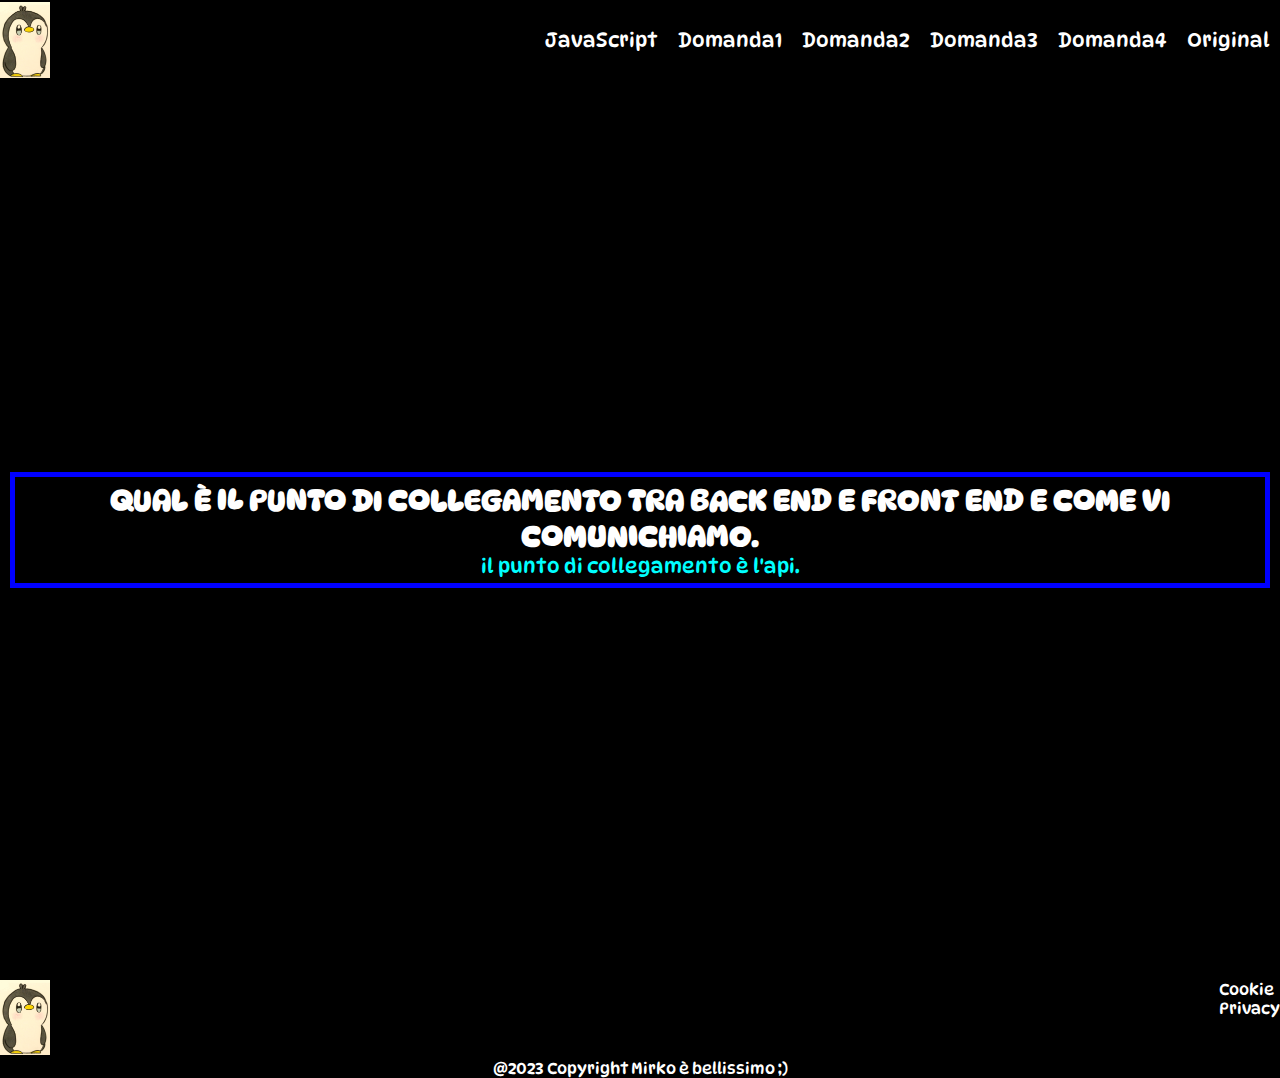
<file: mirko_esercizio_20.04.23/domanda5.html>
<!DOCTYPE html>
<html lang="it">
<head>
    <meta charset="UTF-8">
    <meta http-equiv="X-UA-Compatible" content="IE=edge">
    <meta name="viewport" content="width=device-width, initial-scale=1.0">
    <link rel="stylesheet" href="style.css">
    <!-- font da google -->
    <link rel="preconnect" href="https://fonts.googleapis.com">
    <link rel="preconnect" href="https://fonts.gstatic.com" crossorigin>
    <link href="https://fonts.googleapis.com/css2?family=DynaPuff&display=swap" rel="stylesheet">
    <title>Document</title>
</head>
<body>

    <!-- Header del sito. -->
    <header class="bg-nero">
        <!-- Navbar -->
        <nav class="accanto">
        <!-- logo -->
        <img src="img/pinguino.PNG" alt="logo sito">

        <!-- Link alle pagine -->
        <ul class="accanto">
            <li>
                <a href="domandascript.html">JavaScript</a>
            </li>
            <li>
                <a href="domanda1.html">Domanda1</a>
            </li>
            <li>
                <a href="domanda2.html">Domanda2</a>
            </li>
            <li>
                <a href="domanda3.html">Domanda3</a>
            </li>
            <li>
                <a href="domanda4.html">Domanda4</a>
            </li>
            <li>
                <a href="index.html">Original</a>
            </li>

        </ul>
        </nav>
    </header>

    <!-- Hero -->
    <section class="hero centrato_alcentro bg-nero t-bianco">
        <div>
            <div class="accanto">
                <!-- domande e risposte 2:-->
                <div class="box bg-nero margini marginii blu">
                    <h2>Qual è il punto di collegamento tra back end e front end e come vi comunichiamo.</h2>
                    <p>il punto di collegamento è l'api.</p>
                </div>
            </div>
        </div>
    </section>

    <!-- Footer -->
    <footer class="bg-nero">
        <div class="accanto">
            <div class="footer-container accanto">
                <div class="logo ">
                    <!-- Logo -->
                    <img src="img/pinguino.PNG" alt="logo sito">
                </div>

                <div class="accanto t-bianco">
                    <div>
                        <ul>
                            <li>Cookie</li>
                            <li>Privacy</li>
                        </ul>
                    </div>
                </div>
            </div>
        </div>
        <div class="centrato t-bianco">
            @2023 Copyright Mirko è bellissimo ;)
        </div>

    </footer>

    <script src="script.js"></script>
</body>
</html>


<!-- 
Qual è la differenza tra i ruoli di HTML, CSS e JavaScript?
scritti nei vari file

in Html diamo una base al sito web impostando con vari tag semantici 
    (utilizzati da google per valutare il sito web tra le ricerche google) 
    p.s. NON è un linguaggio di programmazione.
    ma un linguaggio di markup.

Con CSS praticamente definiamo lo stile della pagina web
    con colori, video, foto 
    p.s. NON è un linguaggio di programmazione.
    ma un linguaggio di stile

Invece Javascript (js) è un linguaggio di programmazione che 
    permette di creare interazioni con il sito web e gestire eventuali dati
    salvandoli o permettendo di creare ed utilizare un sistema di login e molte
    altre cose impossibili solo con html e css.

------------------------------------------------------------------------
Quali sono i tag HTML di base? (semantici)
i tag di base sono:
-ottenuti con !
    html per l'inizio del documento
    head che contiene alcuni dati della pagina
    title per il titolo
    body che conterrà il codice tipo:
        Header, Nav, Footer, Main che potranno contenere a loro volta
            img,h1-6,a,p,ul,ol,li
    
------------------------------------------------------------------------

Quali sono i principali elementi JavaScript che conosci ad ora?



------------------------------------------------------------------------
Qual è la differenza tra una tipizzazione rigida e una debole?

------------------------------------------------------------------------
Qual è il punto di collegamento tra back end e front end e come vi comunichiamo.
-->
</file>
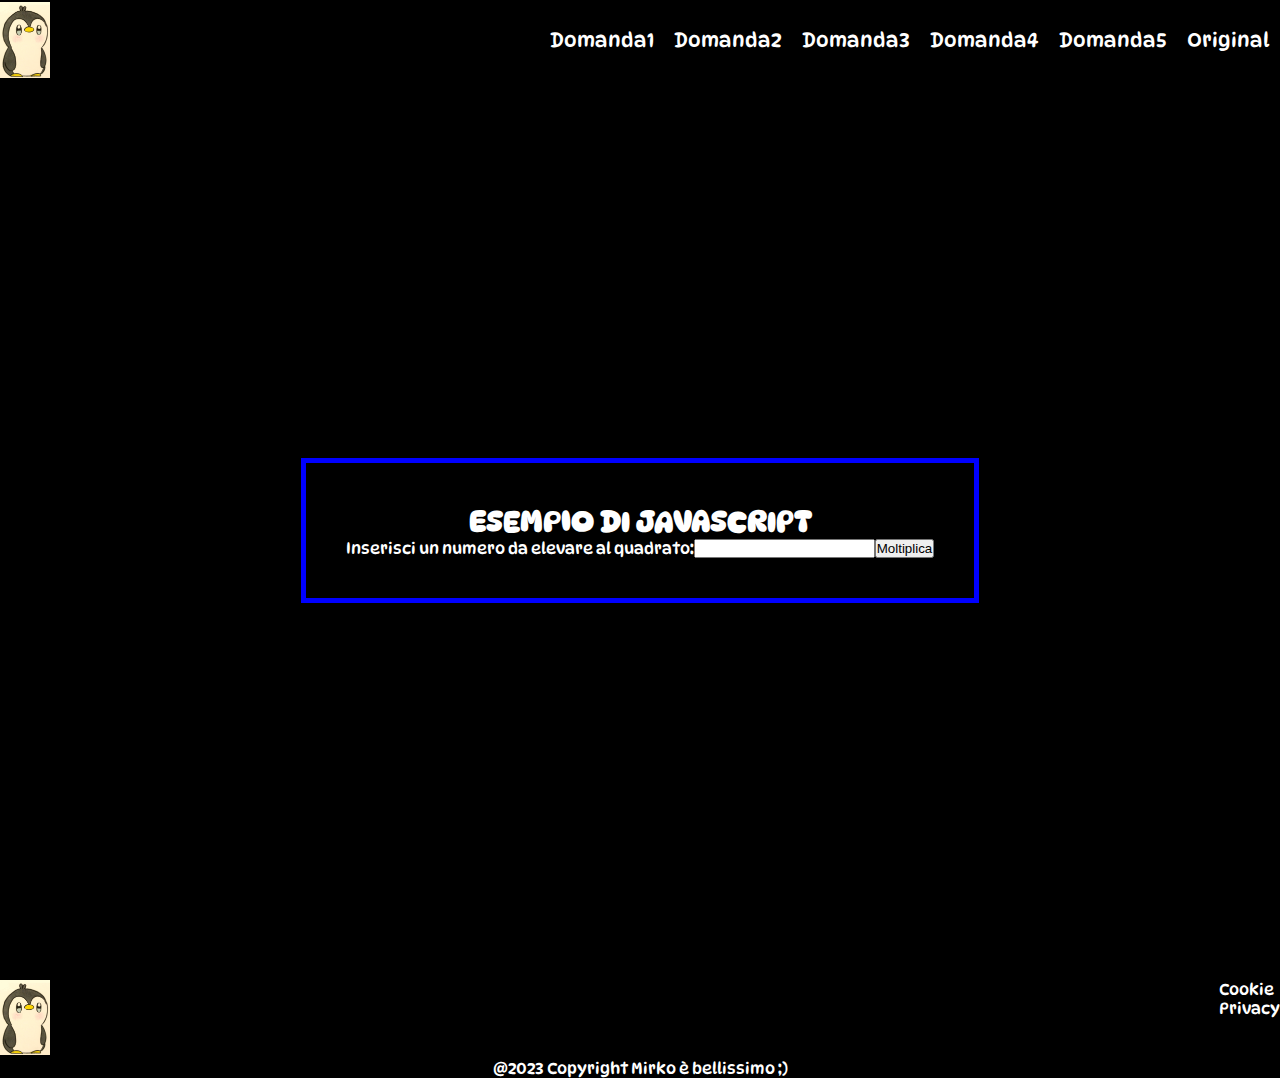
<file: mirko_esercizio_20.04.23/domandascript.html>
<!DOCTYPE html>
<html lang="it">
<head>
    <meta charset="UTF-8">
    <meta http-equiv="X-UA-Compatible" content="IE=edge">
    <meta name="viewport" content="width=device-width, initial-scale=1.0">
    <link rel="stylesheet" href="style.css">
    <!-- font da google -->
    <link rel="preconnect" href="https://fonts.googleapis.com">
    <link rel="preconnect" href="https://fonts.gstatic.com" crossorigin>
    <link href="https://fonts.googleapis.com/css2?family=DynaPuff&display=swap" rel="stylesheet">
    <title>Document</title>
</head>
<body>

    <!-- Header del sito. -->
    <header class="bg-nero">
        <!-- Navbar -->
        <nav class="accanto">
        <!-- logo -->
        <img src="img/pinguino.PNG" alt="logo sito">

        <!-- Link alle pagine -->
        <ul class="accanto">
            <li>
                <a href="domanda1.html">Domanda1</a>
            </li>
            <li>
                <a href="domanda2.html">Domanda2</a>
            </li>
            <li>
                <a href="domanda3.html">Domanda3</a>
            </li>
            <li>
                <a href="domanda4.html">Domanda4</a>
            </li>
            <li>
                <a href="domanda5.html">Domanda5</a>
            </li>
            <li>
                <a href="index.html">Original</a>
            </li>

        </ul>
        </nav>
    </header>

    <!-- Hero -->
    <section class="hero centrato_alcentro bg-nero t-bianco">
        <div>
            <div class="accanto">
                <div class="bg-nero blu pad">
                    <div>
                        <h2>
                            Esempio di javascript
                        </h2>
                    </div>
                    <!-- calcolatrice -->
                    <div class="centrato_alcentro" >
                        <title>Moltiplica2</title>
                        <label for="num">Inserisci un numero da elevare al quadrato:</label>
                        <input type="number" id="num">
                        <button onclick="calcola()">Moltiplica</button>
                    </div>
                </div>
            </div>
        </div>
    </section>

    <!-- Footer -->
    <footer class="bg-nero">
        <div class="accanto">
            <div class="footer-container accanto">
                <div class="logo ">
                    <!-- Logo -->
                    <img src="img/pinguino.PNG" alt="logo sito">
                </div>

                <div class="accanto t-bianco">
                    <div>
                        <ul>
                            <li>Cookie</li>
                            <li>Privacy</li>
                        </ul>
                    </div>
                </div>
            </div>
        </div>
        <div class="centrato t-bianco">
            @2023 Copyright Mirko è bellissimo ;)
        </div>

    </footer>

    <script src="script.js"></script>
</body>
</html>


<!-- 
Qual è la differenza tra i ruoli di HTML, CSS e JavaScript?
scritti nei vari file

in Html diamo una base al sito web impostando con vari tag semantici 
    (utilizzati da google per valutare il sito web tra le ricerche google) 
    p.s. NON è un linguaggio di programmazione.
    ma un linguaggio di markup.

Con CSS praticamente definiamo lo stile della pagina web
    con colori, video, foto 
    p.s. NON è un linguaggio di programmazione.
    ma un linguaggio di stile

Invece Javascript (js) è un linguaggio di programmazione che 
    permette di creare interazioni con il sito web e gestire eventuali dati
    salvandoli o permettendo di creare ed utilizare un sistema di login e molte
    altre cose impossibili solo con html e css.

------------------------------------------------------------------------
Quali sono i tag HTML di base? (semantici)
i tag di base sono:
-ottenuti con !
    html per l'inizio del documento
    head che contiene alcuni dati della pagina
    title per il titolo
    body che conterrà il codice tipo:
        Header, Nav, Footer, Main che potranno contenere a loro volta
            img,h1-6,a,p,ul,ol,li
    
------------------------------------------------------------------------

Quali sono i principali elementi JavaScript che conosci ad ora?



------------------------------------------------------------------------
Qual è la differenza tra una tipizzazione rigida e una debole?

------------------------------------------------------------------------
Qual è il punto di collegamento tra back end e front end e come vi comunichiamo.
-->
</file>
<file: html_esercizio_1/style.css>
*{
    margin: 0;
    padding: 0;
    box-sizing: border-box;
}

div{
    height: 300px;
    width: 300px;
    /* sconsigliato il display */
    display: inline-block;
}

body{
    background-color: black;
}

.sfondo_bianco{
    background-color: white;
}

.bordo_4px{
    /* Dimensione, solid, colore */
    border: 4px solid gray;
}

.semaforo_verde:hover{
    background-color: green;
}

.semaforo_giallo:hover{
    background-color: yellow;
}

.semaforo_rosso:hover{
    background-color: red;
}
</file>
<file: html_esercizio_3/style.css>
*{
    margin: 0;
    padding: 0;
    box-sizing: border-box;
}

/* per i loghi */
.logo{
    height: 100px;
    fill: lightseagreen;
}

.rettangolo_bianco{
    height: 50px;
    width: 500px;
    border-radius: 5px 5px 5px 5px;
}

.lista_nav{
    list-style: none;
    padding: 10px;
}

nav ul li{
    margin-left: 10px;
	margin-right: 10px;
	font-size: 20px;
}

/* foto a schermo */
.hero{
    height: 100vh;
    background-image: url(https://images.unsplash.com/photo-1465056836041-7f43ac27dcb5?ixlib=rb-4.0.3&ixid=MnwxMjA3fDB8MHxwaG90by1wYWdlfHx8fGVufDB8fHx8&auto=format&fit=crop&w=2071&q=80);
    background-size: cover;
    background-repeat: no-repeat;
    background-position: center;
}

.hero h1, #ciao {
	color: white;
	text-transform: uppercase;
	font-size: 60px;
	text-align: center;
}

.hero h2 {
	color: white;
	text-transform: uppercase;
	font-size: 30px;
	text-align: center;
}

/* bottone nell'hero */
.bottone{
    height: 70px;
    width: 130px;
}

.margin-left{
    margin-left: 10px;
}

.bottoncino{
    height: 50px;
    fill: lightseagreen;
}

.accanto{
    display: flex;
}

.centrato{
    text-align: center;
}

.centrato_alcentro{
    display: flex;
	justify-content: center;
	align-items: center;
}

.centrato_asinistra{
    display: flex;
	justify-content: left;
	align-items: center;
    padding-left: 5px;
}

.incolonna{
    flex-direction: column;
}

.spaziato{
    justify-content: space-between;
}

.tutto{
    width: 100wh;
}

/* mi stacca al di sotto dello schermo le varie cose */
footer ul li, footer ul svg{
    margin-left: 2%;
    margin-right: 2%;
}

/* sfondo nero e testo bianco */
.sfondo_nero{
    background-color: black;
    color: white;
}

.sfondo_bianco{
    background-color: white;
    color: black;
}

.arrotondante{
    border-radius: 30px 30px 30px 30px;
}

/* bordo rosso */
.rosso{
    border: 4px solid red;
}

/* bordo verde */
.verde{
    border: 4px solid green;
}

/* bordo blu */
.blu{
    border: 4px solid blue;
}

body{
    overflow-x: hidden;
}
</file>
<file: mirko_esercizio_27.04.23/style.css>
*{
    margin: 0;
    padding: 0;
    box-sizing: border-box;
    text-decoration: none;
    list-style: none;
}

/* header */
#navigazione{
    position: fixed;
    width: 100vw;
    height: 100vh;
    display: flex;
    flex-direction: column;
    justify-content: center;
}

nav ul li {
    height: 5vh;
    width: 15vw;
    background-color: #FF6000;
    font-size: 30px;
    font-weight: bold;
    text-align: center;
    margin: 10px;
    border-radius: 10px;
}

nav ul li a{
    color: #FFE6C7;
}



/* hero */
section {
    height: 50vh;
    width: 100vw;
    background-color: #454545;
    color: white;
}

.box {
    width: 50%;
    height: 55%;
    margin: auto;
    background-color: #FF6000;
    padding: 10px;
    text-align: center;
    border-radius: 20px;
}

.hero h1 {
    font-size: 30px;
    margin-top: 0;
    color: #FFA559;
}

.hero p {
    font-size: 24px;
    color: #FFE6C7;
}

/* per eventuali controlli */
.blu{
    border: 5px solid blue;
}

.rosso{
    border: 5px solid red;
}

/* Generic */
.spaziato{
    justify-content: space-between;
}

.accanto{
    display: flex;
}

.centrato{
    
    text-align: center;
}

.centrato_alcentro{
    display: flex;
	justify-content: center;
	align-items: center;
}

/* animazioni */
/* trovato su internet ed adattato al codice */
.animazione-testo {
    animation: cambiaColore 1s ease-in-out; /* animazione che dura 1 secondo */
}

@keyframes cambiaColore {
    0% {
        color: black; /* il colore di partenza */
    }
    50% {
        color: red; /* il colore casuale generato dalla funzione */
    }
    100% {
        color: black; /* il colore di ritorno */
    }
}
</file>
<file: mirko_esercizio_20.04.23/style.css>
/* css reset come simone ci ha spiegato 
100mila volte di mettere */
*{
    margin: 0;
    padding: 0;
    box-sizing: border-box;
}

body{
    font-family: 'DynaPuff', cursive;
}

.bg-nero{
    background-color: black;
}

.bg-bianco{
    background-color: white;
}

.t-bianco{
    color: white;
}

.t-nero{
    color: black;
}

.accanto{
    display: flex;
}

.centrato{
    text-align: center;
}

.centrato_alcentro{
    display: flex;
	justify-content: center;
	align-items: center;
}

.marginii{
    margin: 10px;
}

.pad{
    padding: 40px;
}

/* utilizzato solo in fase di testing */
.rosso{
    border: 5px solid red;
}

.blu{
    border: 5px solid blue;
}

.hero{
    height: 100vh;
    width: 100vw;
    background-image: url(https://www.focus.it/images/2021/12/16/fulmine_1020x680.jpg);
    background-size: cover;
    background-repeat: no-repeat;
    background-position: center;
}

.hero h2 {
	text-transform: uppercase;
	font-size: 30px;
	text-align: center;
}

.hero p{
    font-size: 20px;
    text-align: center;
    color: cyan
}

.boxDomande{
    height: 50vh;
    width: 40vw;
}

nav {
    height: 80px;
    /* Posiziono il mio contenuto agli estremi dx e sx */
    justify-content: space-between;
    /* allineo verticalmente il contenuto */
    align-items: center;

    background-color: black;
  }
  
  nav img {
    width: 50px;
  }
  
  nav ul {
    /* Tolgo i puntini alla lista */
    list-style: none;
  }
  
  nav ul li {
    /* margin: 0 10px; */
    margin-left: 10px;
    margin-right: 10px;
    font-size: 20px;
  }

  .margini {
    /* margin: 0 10px; */
    padding: 5px;
    font-size: 20px;
  }
  
  nav ul li a {
    text-decoration: none;
    color: white;
  }


footer ul li{
    list-style: none;
}

footer img {
    width: 50px;
  }

.footer-container{
    justify-content: space-between;
    width: 100vw;
}

/* a destra dà problemi e serve sta cosa. */
body{
    overflow-x: hidden;
}
</file>
